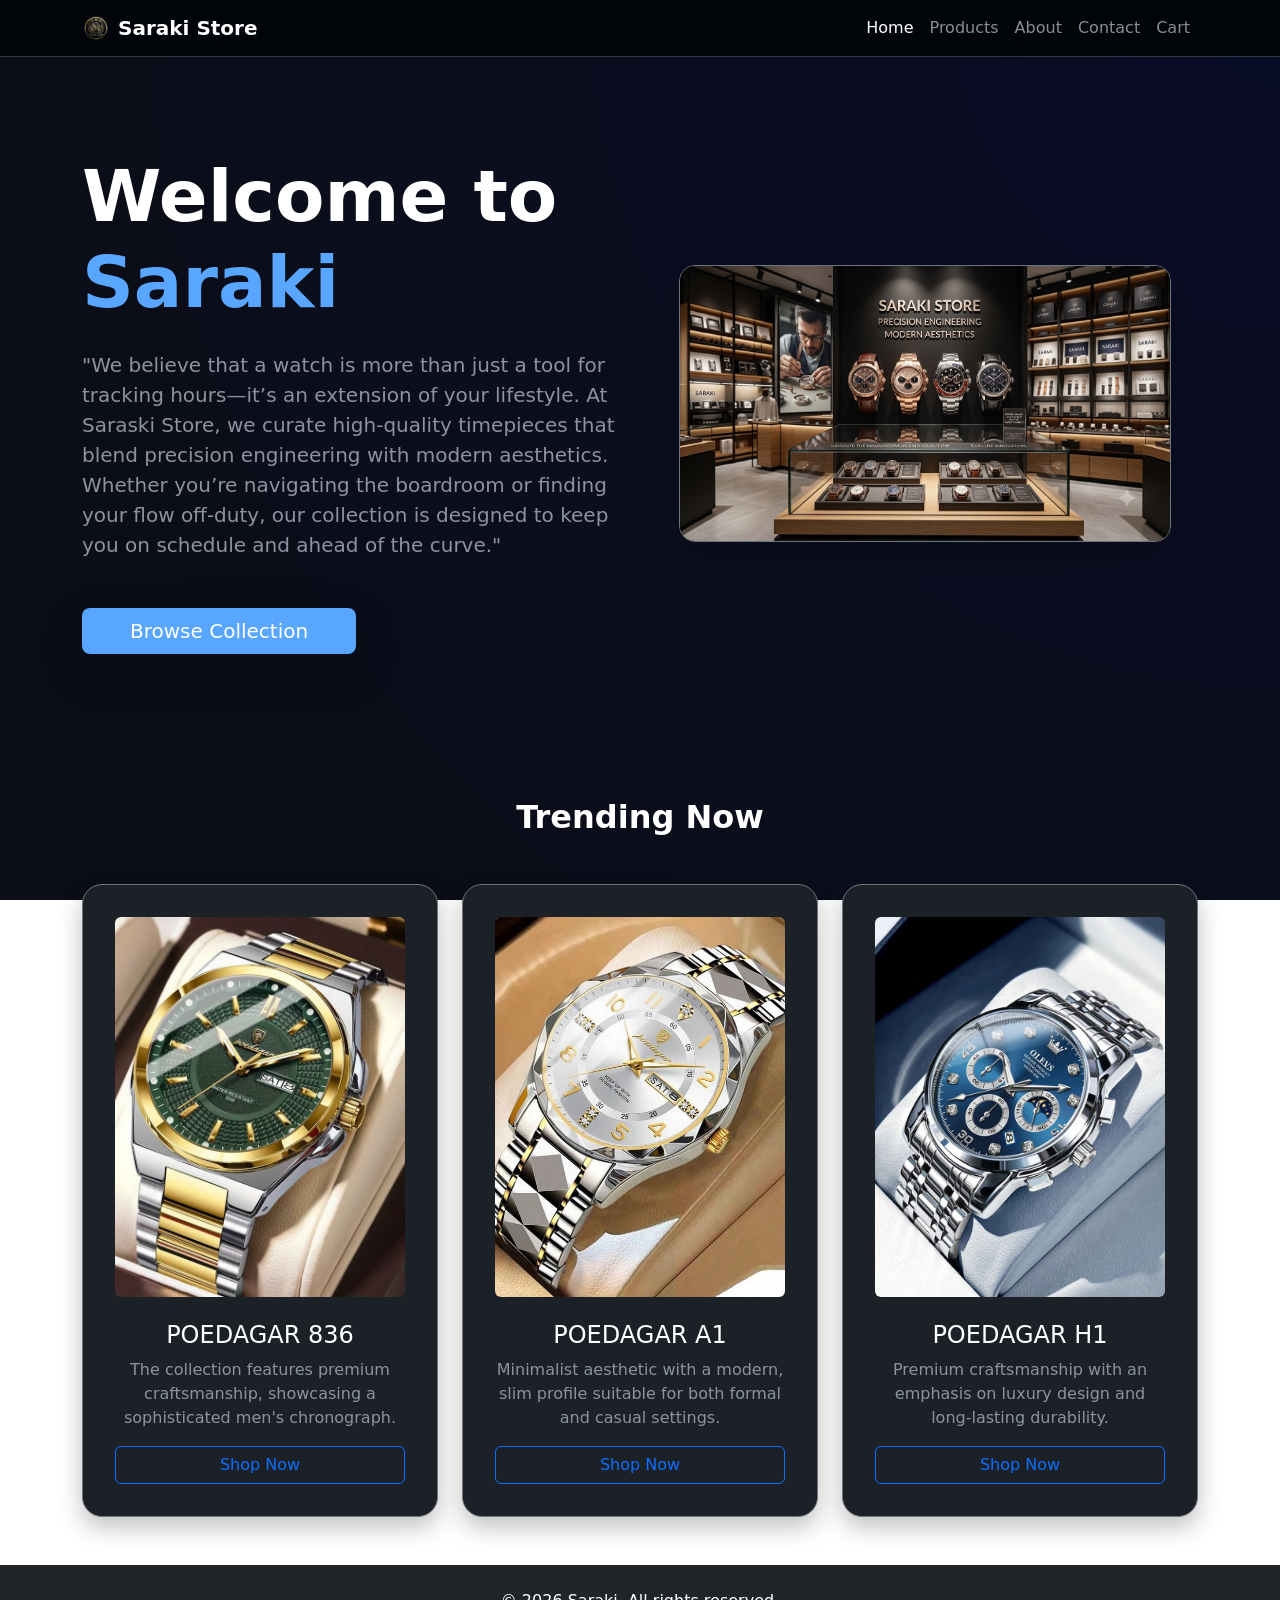
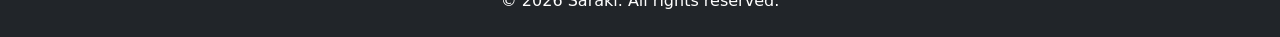
<file: Simple E-commerce/index.html>
<!DOCTYPE html>
<html lang="en">
<head>
    <meta charset="UTF-8">
    <meta name="viewport" content="width=device-width, initial-scale=1.0">
    <meta name="description" content="Saraki - Your premier online destination for the latest gadgets and electronics.">
    <link href="https://cdn.jsdelivr.net/npm/bootstrap@5.3.0/dist/css/bootstrap.min.css" rel="stylesheet">
    <link rel="stylesheet" href="css/style.css">
    <title>Home | Saraki Store - Best Gadget Store</title>
</head>
<body>

    <nav class="navbar navbar-expand-lg navbar-dark bg-dark sticky-top">
        <div class="container">
            <a class="navbar-brand fw-bold d-flex align-items-center gap-2" href="index.html">
                <img src="images/saraki.png" alt="Saraki Store logo" style="height:28px; width:28px; object-fit:cover; border-radius:50%;">
                <span>Saraki Store</span>
            </a>
            <button class="navbar-toggler" type="button" data-bs-toggle="collapse" data-bs-target="#navContent" aria-controls="navContent" aria-expanded="false" aria-label="Toggle navigation">
                <span class="navbar-toggler-icon"></span>
            </button>
            <div class="collapse navbar-collapse" id="navContent">
                <ul class="navbar-nav ms-auto">
                    <li class="nav-item"><a class="nav-link active" aria-current="page" href="index.html">Home</a></li>
                    <li class="nav-item"><a class="nav-link" href="products.html">Products</a></li>
                    <li class="nav-item"><a class="nav-link" href="about.html">About</a></li>
                    <li class="nav-item"><a class="nav-link" href="contact.html">Contact</a></li>
                    <li class="nav-item"><a class="nav-link" href="cart.html">Cart</a></li>
                </ul>
            </div>
        </div>
    </nav>
<!-- NEW: -->
<header class="py-5 my-5">
    <div class="container">
        <div class="row align-items-center">
            <!-- Text Column -->
            <div class="col-lg-6 mb-4 mb-lg-0">
                <h1 class="display-2 fw-bold text-white mb-4">Welcome to <span class="text-primary">Saraki</span></h1>
                <p class="lead text-muted mb-5">"We believe that a watch is more than just a tool for tracking hours—it’s an extension of your lifestyle. At Saraski Store, we curate high-quality timepieces that blend precision engineering with modern aesthetics. Whether you’re navigating the boardroom or finding your flow off-duty, our collection is designed to keep you on schedule and ahead of the curve."</p>
                <a href="products.html" class="btn btn-primary btn-lg px-5 shadow-lg">Browse Collection</a>
            </div>
            <!-- Image Column -->
            <div class="col-lg-6 text-center">
                <img src="images/shop.png" alt="Saraki Premium Watch" class="img-fluid rounded-4 shadow-lg border border-secondary" style="max-width: 90%;">
            </div>
        </div>
    </div>
</header>

   <section class="container py-5">
    <h2 class="text-center mb-5 fw-bold text-white">Trending Now</h2>
    <div class="row g-4 text-center">
        <div class="col-md-4">
        <div class="card h-100 border-secondary">
                <img src="./images/products/POEDAGAR 836.jpg" alt="Royal King" class="img-fluid rounded mb-3 category-card-img">
                <h4 class="text-white mt-2">POEDAGAR 836</h4>
                <p class="text-muted">The collection features premium craftsmanship, showcasing a sophisticated men's chronograph.</p>
                <a href="products.html" class="btn btn-outline-primary mt-auto" onclick="saveTrendingToCart('Royal King','./images/products/royal.king.jpg',79.99)">Shop Now</a>
            </div>
        </div>
        <div class="col-md-4">
            <div class="card h-100 border-secondary">
                <img src="./images/products/POEDAGAR A1.jpg" alt="Wearables" class="img-fluid rounded mb-3 category-card-img">
                <h4 class="text-white mt-2">POEDAGAR A1</h4>
                <p class="text-muted">Minimalist aesthetic with a modern, slim profile suitable for both formal and casual settings.</p>
                <a href="products.html" class="btn btn-outline-primary mt-auto" onclick="saveTrendingToCart('POEDAGAR A1','./images/products/aurelius.jpg',69.99)">Shop Now</a>
            </div>
        </div>
        <div class="col-md-4">
            <div class="card h-100 border-secondary">
                <img src="./images/products/POEDAGAR H1.jpg" alt="Accessories" class="img-fluid rounded mb-3 category-card-img">
                <h4 class="text-white mt-2">POEDAGAR H1</h4>
                <p class="text-muted">Premium craftsmanship with an emphasis on luxury design and long-lasting durability.</p>
                <a href="products.html" class="btn btn-outline-primary mt-auto" onclick="saveTrendingToCart('POEDAGAR H1','./images/products/sengsoo.jpg',149.00)">Shop Now</a>
            </div>
        </div>
    </div>
</section>

    <footer class="bg-dark text-white py-4 mt-auto">
        <div class="container text-center">
            <p class="mb-0">&copy; <span id="year"></span> Saraki. All rights reserved.</p>
        </div>
    </footer>

    <script src="https://code.jquery.com/jquery-3.6.0.min.js"></script>
    <script src="https://cdn.jsdelivr.net/npm/bootstrap@5.3.0/dist/js/bootstrap.bundle.min.js"></script>
    <script>
        function saveTrendingToCart(name, image, price) {
            const product = { name, image, price: parseFloat(price) };
            // set only the single-item key (details.html will show correct image)
            // Avoid pushing into cartItems here to prevent double-add on first open.
            localStorage.setItem('cartItem', JSON.stringify(product));
        }



        function saveProductToCart(name, image, price) {
            // products.html uses this too
            saveTrendingToCart(name, image, price);
        }

        // Dynamically update the footer year
        document.getElementById('year').textContent = new Date().getFullYear();
    </script>
</body>
</html>
</file>
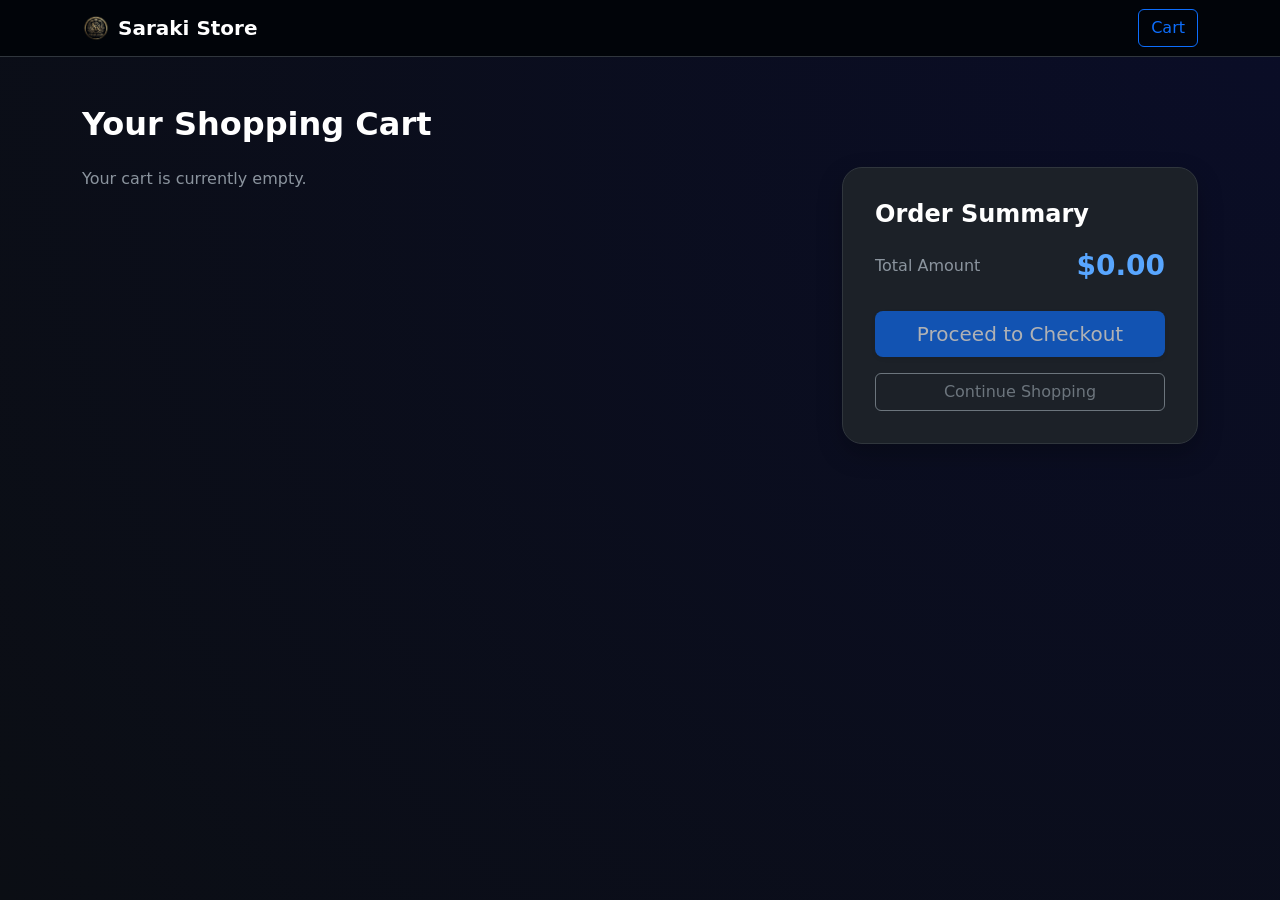
<file: Simple E-commerce/cart.html>
<!DOCTYPE html>
<html lang="en">
<head>
    <meta charset="UTF-8">
    <meta name="viewport" content="width=device-width, initial-scale=1.0">
    <title>Shopping Cart | Saraki Store</title>
    <link href="https://cdn.jsdelivr.net/npm/bootstrap@5.3.0/dist/css/bootstrap.min.css" rel="stylesheet">
    <link rel="stylesheet" href="css/style.css">
    <style>
        /* Ensures the cart card matches your global theme */
        .cart-item-card {
            background-color: #1c2128 !important;
            border: 1px solid #30363d !important;
            border-radius: 20px !important;
            padding: 1.5rem !important;
            transition: all 0.3s ease;
        }

        /* requested */
        .summary-label {
            color: #cbd5e1 !important; /* A nice light grey-blue */
        }
    </style>
</head>

<body class="bg-dark text-white min-vh-100 d-flex flex-column">

    <nav class="navbar navbar-expand-lg navbar-dark bg-dark sticky-top">
        <div class="container">
            <a class="navbar-brand fw-bold d-flex align-items-center gap-2" href="index.html">
                <img src="images/saraki.png" alt="Saraki Store logo" style="height:28px; width:28px; object-fit:cover; border-radius:50%;">
                <span>Saraki Store</span>
            </a>
            <div class="ms-auto">
                <a class="btn btn-outline-primary" href="cart.html">Cart</a>
            </div>
        </div>
    </nav>

    <main class="container py-5 flex-grow-1">

        <h2 class="mb-4 text-white fw-bold">Your Shopping Cart</h2>

        <div class="row g-4">
            <div id="cart-items-list" class="col-lg-8">
                <p id="empty-msg" class="text-muted">Your cart is currently empty.</p>
            </div>

            <div class="col-lg-4">
                <div class="card p-4">
                    <h4 class="mb-3 fw-bold text-white">Order Summary</h4>
                    <div class="d-flex justify-content-between align-items-center mb-4">
                        <span class="text-muted">Total Amount</span>
                        <strong id="total-price" class="text-primary fs-3">$0.00</strong>
                    </div>
                    <a href="checkout.html" id="checkout-btn" class="btn btn-primary w-100 btn-lg shadow-sm disabled">Proceed to Checkout</a>
                    <a href="products.html" class="btn btn-outline-secondary w-100 mt-3">Continue Shopping</a>
                </div>
            </div>
        </div>
    </main>

    <script>
    const cartItemsRaw = JSON.parse(localStorage.getItem('cartItems') || '[]');
    const savedProduct = JSON.parse(localStorage.getItem('cartItem'));

    // Backward compatibility: if old single-item cartItem exists, convert it once.
    // Prevent duplicates by only converting when cartItems is truly empty AND cartItem has a valid product.
    if (savedProduct && savedProduct.name && Array.isArray(cartItemsRaw) && cartItemsRaw.length === 0) {
        cartItemsRaw.push({ ...savedProduct, qty: 1 });
        localStorage.setItem('cartItems', JSON.stringify(cartItemsRaw));
        localStorage.removeItem('cartItem');
    }

    const cartList = document.getElementById('cart-items-list');
    const checkoutBtn = document.getElementById('checkout-btn');

    if (cartItemsRaw.length > 0) {
        document.getElementById('empty-msg').style.display = 'none';
        if(checkoutBtn) checkoutBtn.classList.remove('disabled');

        const total = cartItemsRaw.reduce((sum, item) => sum + parseFloat(item.price) * (item.qty || 1), 0);

        cartList.innerHTML = cartItemsRaw.map(item => `
            <div class="cart-item-card d-flex align-items-center gap-4 mb-3">
                <img src="${item.image}" 
                     style="width: 120px; height: 120px; object-fit: cover; border-radius: 12px;" 
                     alt="Product Image">
                <div class="flex-grow-1">
                    <h5 class="text-white mb-1">${item.name}</h5>
                    <p class="text-primary fw-bold fs-5 mb-2">
                        $${parseFloat(item.price).toFixed(2)}
                        <span class="text-white-50 fw-normal">x${item.qty || 1}</span>
                    </p>
                    <p class="text-muted mb-3">Subtotal: <span class="text-primary fw-bold">$${(parseFloat(item.price) * (item.qty || 1)).toFixed(2)}</span></p>
                </div>
                <div>
                    <button class="btn btn-sm btn-outline-danger px-3" onclick="removeOne('${item.name}')">Remove</button>
                </div>
            </div>
        `).join('');

        document.getElementById('total-price').textContent = `$${total.toFixed(2)}`;
    }


    function removeOne(name) {
        const cartItems = JSON.parse(localStorage.getItem('cartItems') || '[]');
        const idx = cartItems.findIndex(i => i.name === name);
        if (idx < 0) return;

        cartItems[idx].qty = (cartItems[idx].qty || 1) - 1;
        if (cartItems[idx].qty <= 0) {
            cartItems.splice(idx, 1);
        }

        localStorage.setItem('cartItems', JSON.stringify(cartItems));
        // keep single-item compat cleaned
        localStorage.removeItem('cartItem');
        location.reload();
    }

    function clearCart() {
        localStorage.removeItem('cartItems');
        localStorage.removeItem('cartItem');
        location.reload();
    }

</script>
</body>
</html>
</file>
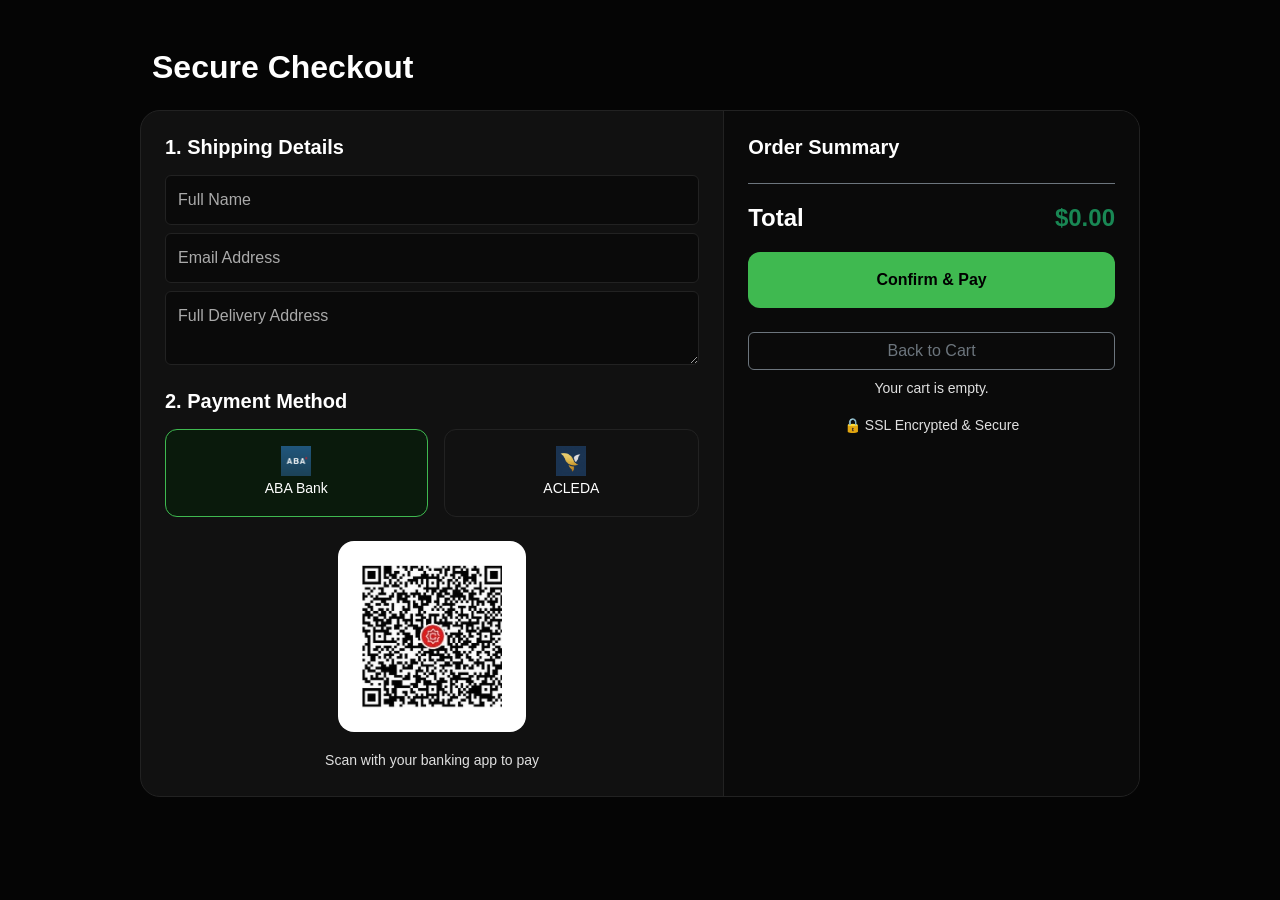
<file: Simple E-commerce/checkout.html>
<!DOCTYPE html>
<html lang="en">
<head>
    <meta charset="UTF-8">
    <meta name="viewport" content="width=device-width, initial-scale=1.0">
    <title>Secure Checkout | Saraki Store</title>
    <link href="https://cdn.jsdelivr.net/npm/bootstrap@5.3.0/dist/css/bootstrap.min.css" rel="stylesheet">
    <style>
        :root { --bg: #050505; --surface: #111111; --primary: #3fb950; --border: #222; --text-main: #ffffff; --text-muted: #e0e0e0; }
        
        body { background: var(--bg); color: var(--text-main); font-family: 'Inter', sans-serif; }
        
        .checkout-box { background: var(--surface); border: 1px solid var(--border); border-radius: 20px; overflow: hidden; }
        .sidebar-summary { background: #0a0a0a; border-left: 1px solid var(--border); }
        
        h2, h5, .text-secondary { color: var(--text-main) !important; font-weight: 600; }
        
        .form-control { background: #0a0a0a; border: 1px solid var(--border); color: #ffffff !important; padding: 0.75rem; }
        .form-control::placeholder { color: #aaaaaa; }
        .form-control:focus { background: #0a0a0a; border-color: var(--primary); box-shadow: none; }
        
        .payment-option { border: 1px solid var(--border); border-radius: 12px; padding: 1rem; cursor: pointer; transition: 0.3s; color: var(--text-main); }
        .payment-option:hover { border-color: #444; }
        input[type="radio"]:checked + .payment-option { border-color: var(--primary); background: #0a1a0c; }
        
        .btn-checkout { background: var(--primary); color: #000; font-weight: 800; border: none; padding: 1rem; border-radius: 12px; }
        .qr-card { background: #fff; padding: 1.5rem; border-radius: 16px; margin: 1rem auto; width: fit-content; }
        .text-muted { color: var(--text-muted) !important; }
    </style>
</head>
<body class="py-5">

<div class="container" style="max-width: 1000px;">
    <h2 class="mb-4">Secure Checkout</h2>
    <div class="row checkout-box">
        <!-- Left: Details -->
        <div class="col-lg-7 p-4">
            <h5 class="mb-3">1. Shipping Details</h5>
            <input type="text" class="form-control mb-2" placeholder="Full Name">
            <input type="email" class="form-control mb-2" placeholder="Email Address">
            <textarea class="form-control mb-4" placeholder="Full Delivery Address" rows="2"></textarea>

            <h5 class="mb-3">2. Payment Method</h5>
            <div class="d-flex gap-3 mb-4">
                <input type="radio" name="pay" id="aba" class="d-none" value="ABA" checked>
                <label for="aba" class="payment-option flex-grow-1 text-center">
                    <img src="images/aba.png" style="height:30px; object-fit:contain;" alt="ABA Bank">
                    <br>
                    <small>ABA Bank</small>
                </label>
                <input type="radio" name="pay" id="ac" class="d-none" value="ACLEDA">
                <label for="ac" class="payment-option flex-grow-1 text-center">
                    <img src="images/acleda.jpg" style="height:30px; object-fit:contain;" alt="ACLEDA">
                    <br>
                    <small>ACLEDA</small>
                </label>
            </div>
            
            <div class="text-center">
                <div class="qr-card">
                    <img id="qr-aba" src="images/aba_qr.png" style="width:140px; display:block;" alt="ABA QR" />
                    <img id="qr-acleda" src="images/acleda_qr.png" style="width:140px; display:none;" alt="ACLED QR" />
                </div>
                <small class="text-muted">Scan with your banking app to pay</small>
            </div>
        </div>

        <!-- Right: Summary -->
        <div class="col-lg-5 p-4 sidebar-summary">
            <h5 class="mb-4">Order Summary</h5>
            <div id="itemsList" class="mb-4"></div>
            <div class="d-flex justify-content-between fs-4 fw-bold border-top border-secondary pt-3">
                <span>Total</span>
                <span id="totalText" class="text-success">$0.00</span>
            </div>
            <button class="btn-checkout w-100 mt-3" id="submitBtn" onclick="confirmPay(event)">Confirm & Pay</button>
            <a href="cart.html" class="btn btn-outline-secondary w-100 mt-4">Back to Cart</a>
            <div class="text-center text-muted small mt-2" id="checkout-empty-hint" style="display:none;">Your cart is empty.</div>
            <p class="text-center mt-3 text-muted small">🔒 SSL Encrypted & Secure</p>
        </div>
    </div>
</div>

<script>
    const cart = JSON.parse(localStorage.getItem('cartItems') || '[]');
    const total = cart.reduce((s, i) => s + (i.price * i.qty), 0);
    
    document.getElementById('totalText').textContent = `$${total.toFixed(2)}`;
    document.getElementById('itemsList').innerHTML = cart.map(i => `
        <div class="d-flex justify-content-between mb-2 small">
            <span>${i.qty}x ${i.name}</span>
            <span>$${(i.price * i.qty).toFixed(2)}</span>
        </div>
    `).join('');

    // If cart is empty, show hint and disable pay button
    const checkoutEmptyHint = document.getElementById('checkout-empty-hint');
    const submitBtn = document.getElementById('submitBtn');
    const isEmpty = !Array.isArray(cart) || cart.length === 0 || total <= 0;
    if (checkoutEmptyHint) checkoutEmptyHint.style.display = isEmpty ? 'block' : 'none';
    if (submitBtn) submitBtn.disabled = isEmpty;


    // Toggle QR visibility
    function genQR() {
        const b = document.querySelector('input[name="pay"]:checked').value;
        const qrAba = document.getElementById('qr-aba');
        const qrAcleda = document.getElementById('qr-acleda');

        if (b === 'ABA') {
            qrAba.style.display = 'block';
            qrAcleda.style.display = 'none';
        } else {
            qrAba.style.display = 'none';
            qrAcleda.style.display = 'block';
        }
    }
    document.querySelectorAll('input[name="pay"]').forEach(r => r.addEventListener('change', genQR));

    window.confirmPay = function(e) {
        if (e && e.preventDefault) e.preventDefault();

        // Prevent paying when cart is empty
        if (!Array.isArray(cart) || cart.length === 0 || total <= 0) {
            // keep user on checkout and let the UI hint + disabled button handle it
            alert('Your cart is empty. Please add products before paying.');
            window.location.href = 'cart.html';
            return;
        }

        localStorage.removeItem('cartItems');
        localStorage.removeItem('cartItem');

        // Determine payment method from selected radio
        const payMethod = document.querySelector('input[name="pay"]:checked')?.value || '—';

        const receipt = {
            orderId: `SARAKI-${Date.now()}`,
            total: total,
            payMethod: payMethod
        };
        localStorage.setItem('receiptData', JSON.stringify(receipt));

        alert('Payment Successful!');
        window.location.href = 'receipt.html';
    };
</script>
</body>
</html>
</file>
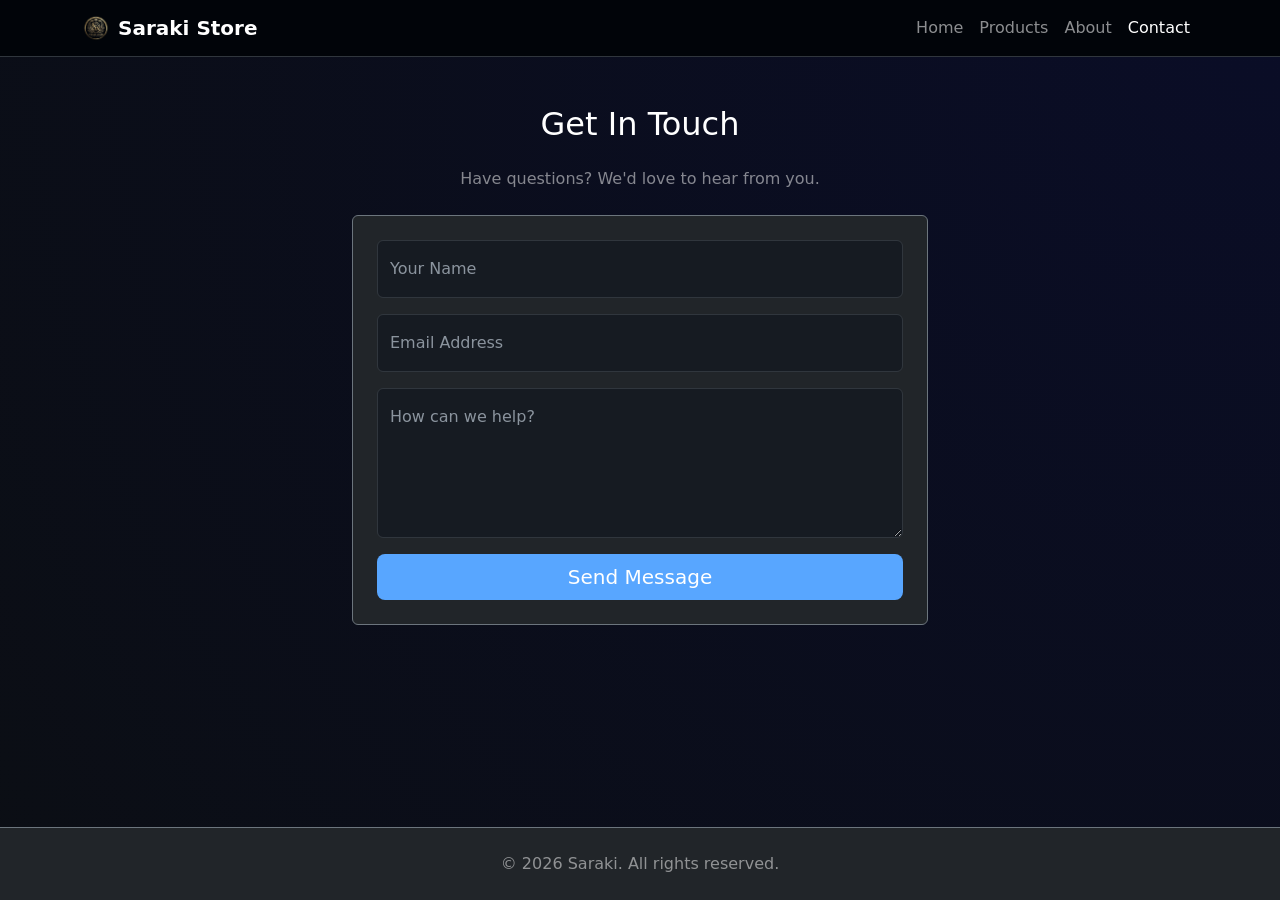
<file: Simple E-commerce/contact.html>
<!DOCTYPE html>
<html lang="en">
<head>
    <meta charset="UTF-8">
    <meta name="viewport" content="width=device-width, initial-scale=1.0">
    <title>Contact Us | Saraki Store</title>
    <link href="https://cdn.jsdelivr.net/npm/bootstrap@5.3.0/dist/css/bootstrap.min.css" rel="stylesheet">
    <link rel="stylesheet" href="css/style.css">
    <style>
        /* Custom Dark Form Styling */
        .form-control {
            background-color: #161b22 !important;
            border-color: #30363d !important;
            color: #ffffff !important;
        }
        .form-control:focus {
            border-color: #58a6ff !important;
            box-shadow: none !important;
        }
        .form-floating > label {
            color: #8b949e !important;
        }
    </style>
</head>
<body class="d-flex flex-column min-vh-100">

    <nav class="navbar navbar-expand-lg navbar-dark bg-dark sticky-top">
        <div class="container">
            <a class="navbar-brand fw-bold d-flex align-items-center gap-2" href="index.html">
                <img src="images/saraki.png" alt="Saraki Store logo" style="height:28px; width:28px; object-fit:cover; border-radius:50%;">
                <span>Saraki Store</span>
            </a>
            <div class="collapse navbar-collapse">
                <ul class="navbar-nav ms-auto">
                    <li class="nav-item"><a class="nav-link" href="index.html">Home</a></li>
                    <li class="nav-item"><a class="nav-link" href="products.html">Products</a></li>
                    <li class="nav-item"><a class="nav-link" href="about.html">About</a></li>
                    <li class="nav-item"><a class="nav-link active" href="contact.html">Contact</a></li>
                </ul>
            </div>
        </div>
    </nav>

    <main class="flex-grow-1 py-5">
        <div class="container" style="max-width: 600px;">
            <h2 class="text-center mb-4 text-white">Get In Touch</h2>
            <p class="text-center text-white-50 mb-4">Have questions? We'd love to hear from you.</p>
            
            <form id="contactForm" class="p-4 rounded border border-secondary bg-dark">
                <div class="form-floating mb-3">
                    <input type="text" class="form-control" id="name" placeholder="Name" required>
                    <label for="name">Your Name</label>
                </div>
                <div class="form-floating mb-3">
                    <input type="email" class="form-control" id="email" placeholder="name@example.com" required>
                    <label for="email">Email Address</label>
                </div>
                <div class="form-floating mb-3">
                    <textarea class="form-control" id="message" placeholder="Message" style="height: 150px" required></textarea>
                    <label for="message">How can we help?</label>
                </div>
                <button type="submit" class="btn btn-primary w-100 py-2 btn-lg">Send Message</button>
            </form>
        </div>
    </main>

    <footer class="bg-dark text-white py-4 mt-auto border-top border-secondary">
        <div class="container text-center">
            <p class="mb-0 text-white-50">&copy; <span id="year"></span> Saraki. All rights reserved.</p>
        </div>
    </footer>

    <script src="https://cdn.jsdelivr.net/npm/bootstrap@5.3.0/dist/js/bootstrap.bundle.min.js"></script>
    <script>
        document.getElementById('year').textContent = new Date().getFullYear();
    </script>
</body>
</html>
</file>
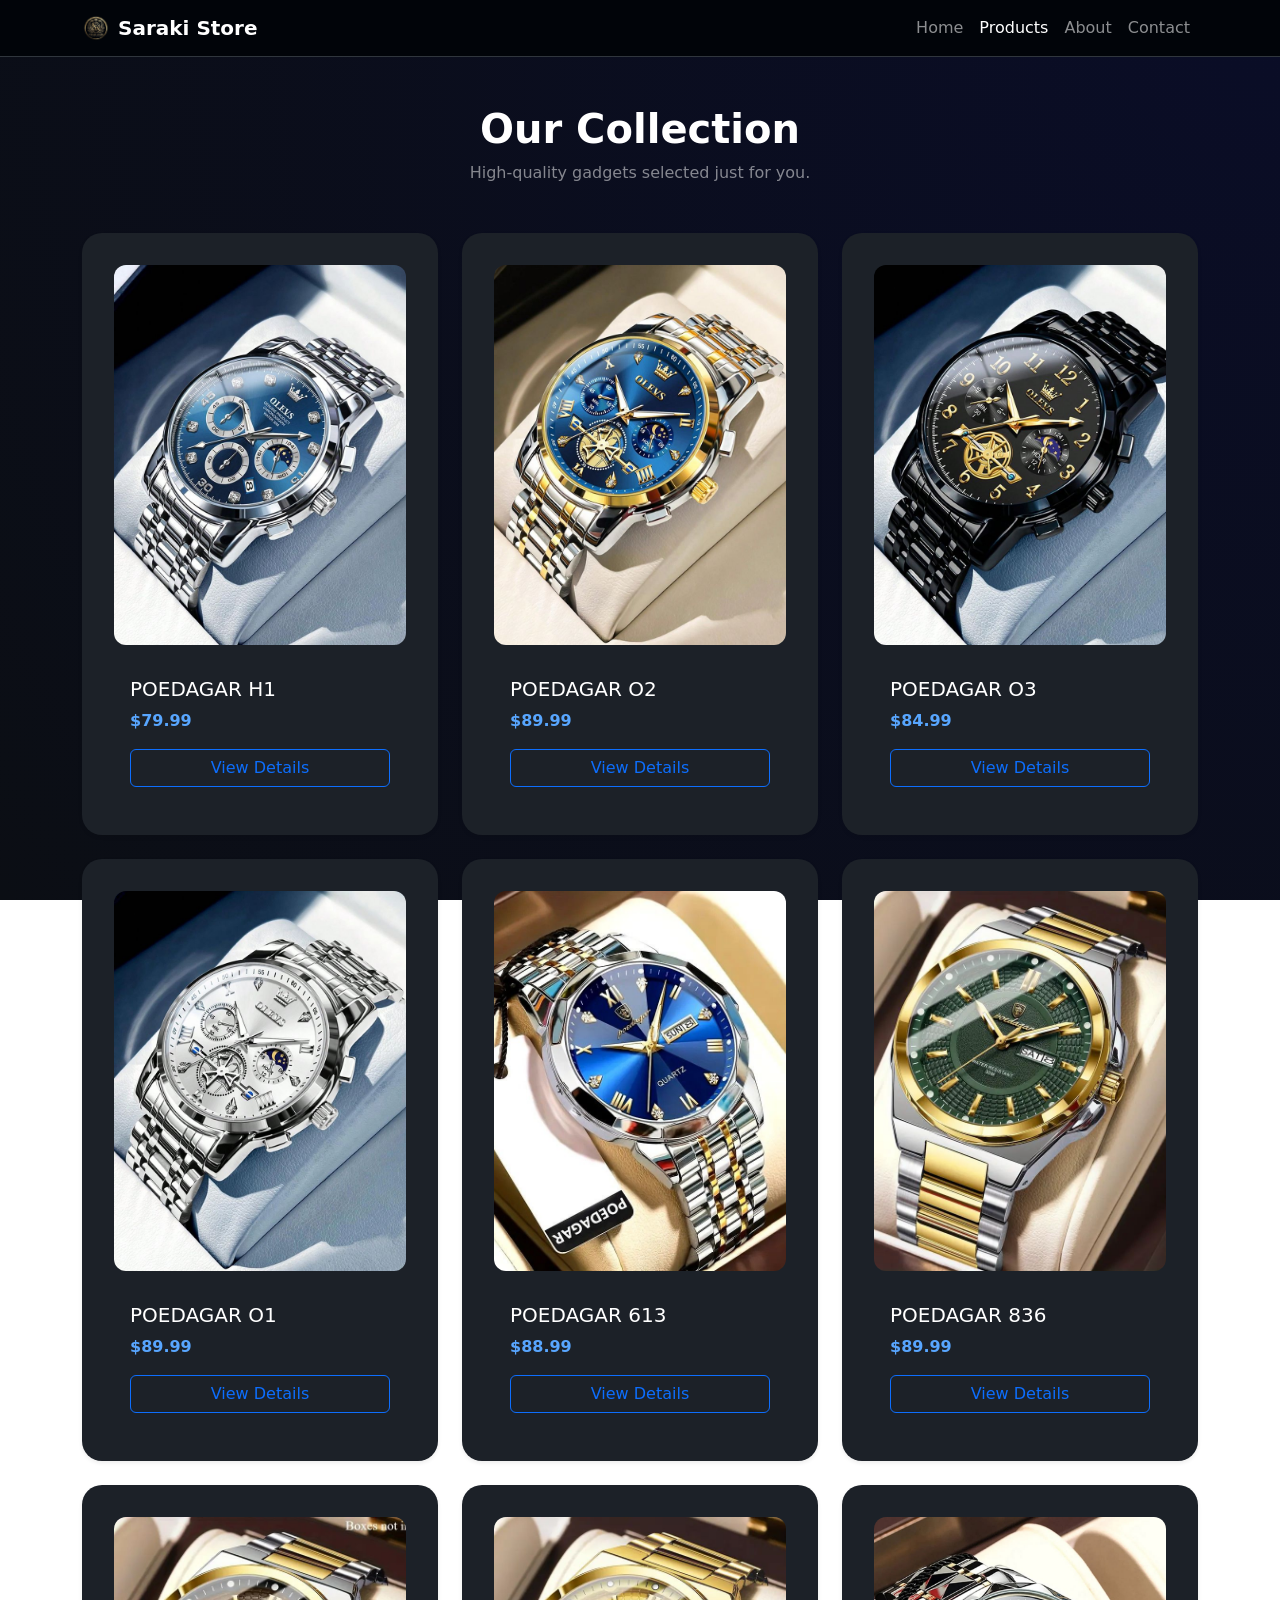
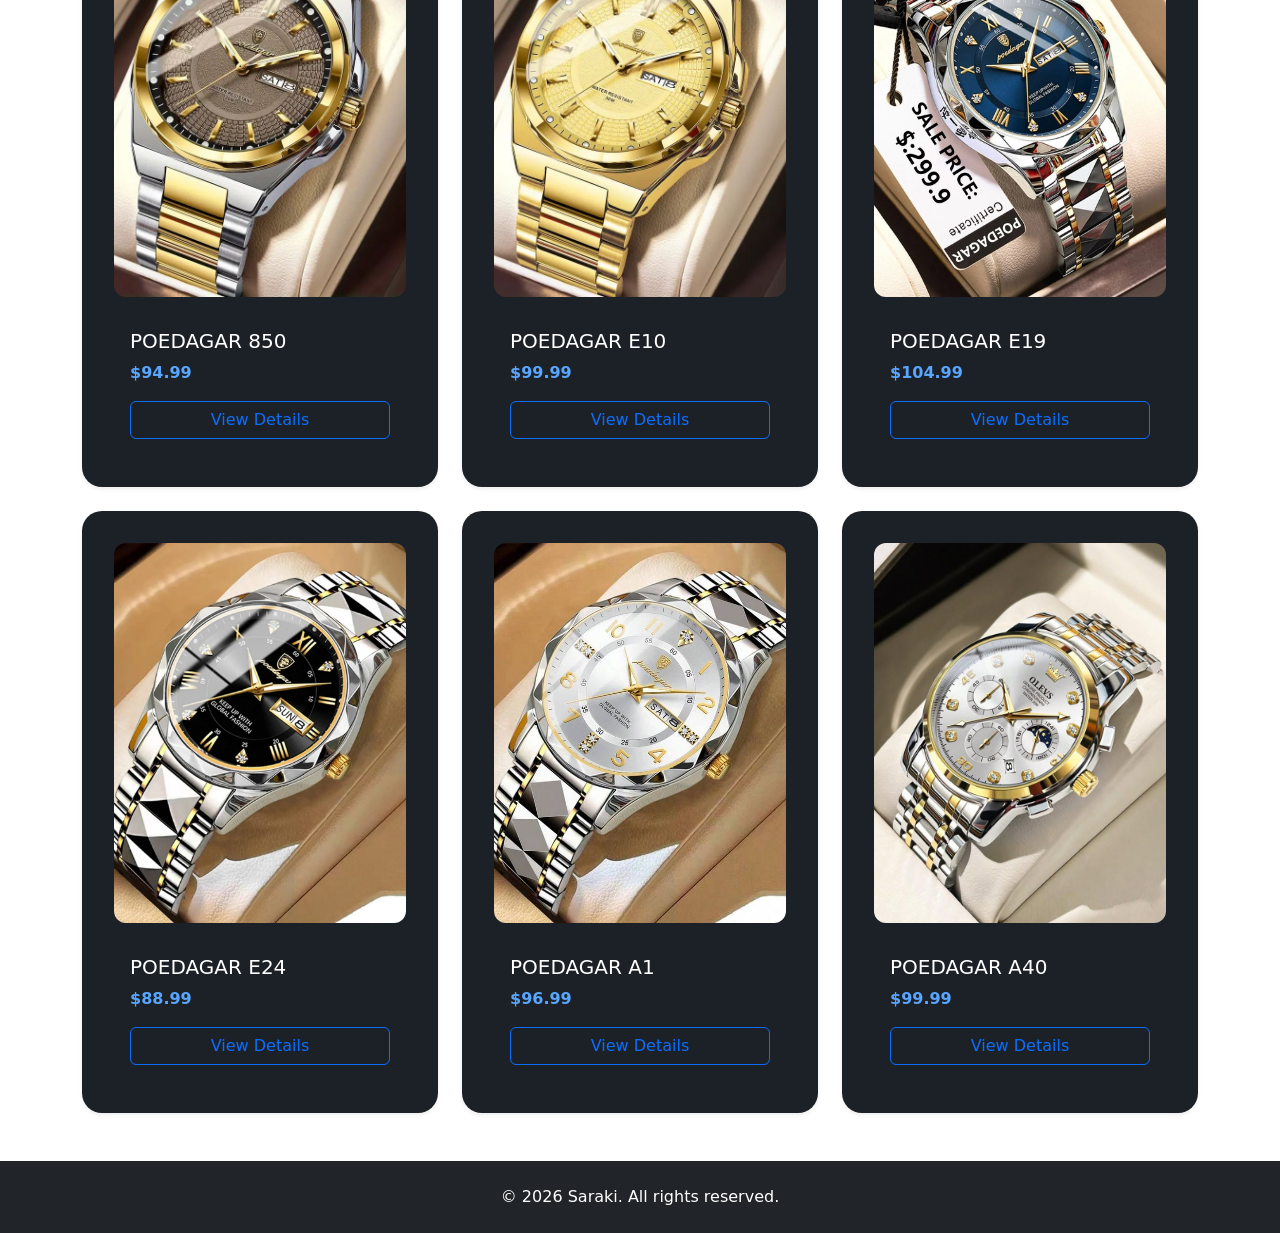
<file: Simple E-commerce/products.html>
<!DOCTYPE html>
<html lang="en">
<head>
    <meta charset="UTF-8">
    <meta name="viewport" content="width=device-width, initial-scale=1.0">
    <meta name="description" content="Explore our range of premium gadgets at Saraki.">
    <link href="https://cdn.jsdelivr.net/npm/bootstrap@5.3.0/dist/css/bootstrap.min.css" rel="stylesheet">
    <link rel="stylesheet" href="css/style.css">
    <title>Products | Saraki Store</title>
</head>
<body class="d-flex flex-column min-vh-100">

    <!-- Navigation -->
    <nav class="navbar navbar-expand-lg navbar-dark bg-dark sticky-top">
        <div class="container">
            <a class="navbar-brand fw-bold d-flex align-items-center gap-2" href="index.html">
                <img src="images/saraki.png" alt="Saraki Store logo" style="height:28px; width:28px; object-fit:cover; border-radius:50%;">
                <span>Saraki Store</span>
            </a>
            <button class="navbar-toggler" type="button" data-bs-toggle="collapse" data-bs-target="#navContent" aria-controls="navContent" aria-expanded="false" aria-label="Toggle navigation">
                <span class="navbar-toggler-icon"></span>
            </button>
            <div class="collapse navbar-collapse" id="navContent">
                <ul class="navbar-nav ms-auto">
                    <li class="nav-item"><a class="nav-link" href="index.html">Home</a></li>
                    <li class="nav-item"><a class="nav-link active" aria-current="page" href="products.html">Products</a></li>
                    <li class="nav-item"><a class="nav-link" href="about.html">About</a></li>
                    <li class="nav-item"><a class="nav-link" href="contact.html">Contact</a></li>
                </ul>
            </div>
        </div>
    </nav>

    <!-- Products Section -->
    <main class="flex-grow-1 py-5">
        <div class="container">
            <header class="text-center mb-5">
                <h1 class="fw-bold text-white">Our Collection</h1>
                <p class="text-white-50">High-quality gadgets selected just for you.</p>
            </header>

            <div class="row row-cols-1 row-cols-md-3 g-4">
                <!-- Product Card 1 -->
                <div class="col">
                    <div class="card h-100 shadow-sm border-0">
                        <img src="./images/products/POEDAGAR H1.jpg" class="card-img-top" alt="Pro Smartphone">
                        <div class="card-body">
                            <h5 class="card-title">POEDAGAR H1</h5>
                            <p class="card-text text-primary fw-bold">$79.99</p>

                            <a href="details.html" class="btn btn-outline-primary w-100"
                               onclick="saveProductToCart('POEDAGAR H1','./images/products/POEDAGAR H1.jpg',79.99)">View Details</a>
                        </div>
                    </div>
                </div>

                <!-- Product Card 2 -->
                <div class="col">
                    <div class="card h-100 shadow-sm border-0">
                        <img src="./images/products/POEDAGAR O2.jpg" class="card-img-top" alt="">
                        <div class="card-body">
                            <h5 class="card-title">POEDAGAR O2</h5>
                            <p class="card-text text-primary fw-bold">$89.99</p>
                            <a href="details.html" class="btn btn-outline-primary w-100"
                            onclick="saveProductToCart('POEDAGAR O2','./images/products/POEDAGAR O2.jpg',89.99)">View Details</a>
                        </div>
                    </div>
                </div>

                <!-- Product Card 3 -->
                <div class="col">
                    <div class="card h-100 shadow-sm border-0">
                        <img src="./images/products/POEDAGAR O3.jpg" class="card-img-top" alt="Smart Watch">
                        <div class="card-body">
                <h5 class="card-title">POEDAGAR O3</h5>
                            <p class="card-text text-primary fw-bold">$84.99</p>
                            <a href="details.html" class="btn btn-outline-primary w-100"
                               onclick="saveProductToCart('POEDAGAR O3','./images/products/POEDAGAR O3.jpg',84.99)">View Details</a>
                        </div>
                    </div>
                </div>
                <!-- Product Card 4 -->
                <div class="col">
                    <div class="card h-100 shadow-sm border-0">
                        <img src="./images/products/POEDAGAR O1.jpg" class="card-img-top" alt="Smart Watch">
                        <div class="card-body">
                <h5 class="card-title">POEDAGAR O1</h5>
                            <p class="card-text text-primary fw-bold">$89.99</p>
                            <a href="details.html" class="btn btn-outline-primary w-100"
                               onclick="saveProductToCart('POEDAGAR O1','./images/products/POEDAGA O1.jpg',89.99)">View Details</a>
                        </div>
                    </div>
                </div>
                <!-- Product Card 5 -->
                <div class="col">
                    <div class="card h-100 shadow-sm border-0">
                        <img src="./images/products/POEDAGAR 613.jpg" class="card-img-top" alt="Smart Watch">
                        <div class="card-body">
                <h5 class="card-title">POEDAGAR 613</h5>
                            <p class="card-text text-primary fw-bold">$88.99</p>
                            <a href="details.html" class="btn btn-outline-primary w-100"
onclick="saveProductToCart('POEDAGAR 613','./images/products/POEDAGAR 613.jpg',88.99)">View Details</a>
                        </div>
                    </div>
                </div>
                <!-- Product Card 6 -->
                <div class="col">
                    <div class="card h-100 shadow-sm border-0">
                        <img src="./images/products/POEDAGAR 836.jpg" class="card-img-top" alt="Smart Watch">
                        <div class="card-body">
                <h5 class="card-title">POEDAGAR 836</h5>
                            <p class="card-text text-primary fw-bold">$89.99</p>
                            <a href="details.html" class="btn btn-outline-primary w-100"
onclick="saveProductToCart('POEDAGAR 836','./images/products/POEDAGAR 836.jpg',89.99)">View Details</a>
                        </div>
                    </div>
                </div>
                <!-- Product Card 7 -->
                <div class="col">
                    <div class="card h-100 shadow-sm border-0">
                        <img src="./images/products/POEDAGAR 850.jpg" class="card-img-top" alt="Smart Watch">
                        <div class="card-body">
                <h5 class="card-title">POEDAGAR 850</h5>
                            <p class="card-text text-primary fw-bold">$94.99</p>
                            <a href="details.html" class="btn btn-outline-primary w-100"
onclick="saveProductToCart('POEDAGAR 850','./images/products/POEDAGAR 850.jpg',94.99)">View Details</a>
                        </div>
                    </div>
                </div>
                <!-- Product Card 8 -->
                <div class="col">
                    <div class="card h-100 shadow-sm border-0">
                        <img src="./images/products/POEDAGAR E10.jpg" class="card-img-top" alt="Smart Watch">
                        <div class="card-body">
                <h5 class="card-title">POEDAGAR E10</h5>
                            <p class="card-text text-primary fw-bold">$99.99</p>
                            <a href="details.html" class="btn btn-outline-primary w-100"
onclick="saveProductToCart('POEDAGAR E10','./images/products/POEDAGAR E10.jpg',99.99)">View Details</a>
                        </div>
                    </div>
                </div>
                <!-- Product Card 9 -->
                <div class="col">
                    <div class="card h-100 shadow-sm border-0">
                        <img src="./images/products/POEDAGAR E19.jpg" class="card-img-top" alt="Smart Watch">
                        <div class="card-body">
                <h5 class="card-title">POEDAGAR E19</h5>
                            <p class="card-text text-primary fw-bold">$104.99</p>
                            <a href="details.html" class="btn btn-outline-primary w-100"
onclick="saveProductToCart('POEDAGAR E19','./images/products/POEDAGAR E19.jpg',104.99)">View Details</a>
                        </div>
                    </div>
                </div>
                <!-- Product Card 10 -->
                <div class="col">
                    <div class="card h-100 shadow-sm border-0">
                        <img src="./images/products/POEDAGAR E24.jpg" class="card-img-top" alt="Smart Watch">
                        <div class="card-body">
                <h5 class="card-title">POEDAGAR E24</h5>
                            <p class="card-text text-primary fw-bold">$88.99</p>
                            <a href="details.html" class="btn btn-outline-primary w-100"
onclick="saveProductToCart('POEDAGAR E24','./images/products/POEDAGAR E24.jpg',88.99)">View Details</a>
                        </div>
                    </div>
                </div>
                <!-- Product Card 11 -->
                <div class="col">
                    <div class="card h-100 shadow-sm border-0">
                        <img src="./images/products/POEDAGAR A1.jpg" class="card-img-top" alt="Smart Watch">
                        <div class="card-body">
                <h5 class="card-title">POEDAGAR A1</h5>
                            <p class="card-text text-primary fw-bold">$96.99</p>
                            <a href="details.html" class="btn btn-outline-primary w-100"
onclick="saveProductToCart('POEDAGAR A1','./images/products/POEDAGAR A1.jpg',96.99)">View Details</a>
                        </div>
                    </div>
                </div>
                <!-- Product Card 12 -->
                <div class="col">
                    <div class="card h-100 shadow-sm border-0">
                        <img src="./images/products/POEDAGAR A40.jpg" class="card-img-top" alt="Smart Watch">
                        <div class="card-body">
                <h5 class="card-title">POEDAGAR A40</h5>
                            <p class="card-text text-primary fw-bold">$99.99</p>
                            <a href="details.html" class="btn btn-outline-primary w-100"
onclick="saveProductToCart('POEDAGAR A40','./images/products/POEDAGAR A40.jpg',99.99)">View Details</a>
                        </div>
                    </div>
                </div>
            </div>
        </div>
    </main>

    <!-- Footer -->
    <footer class="bg-dark text-white py-4 mt-auto">
        <div class="container text-center">
            <p class="mb-0">&copy; <span id="year"></span> Saraki. All rights reserved.</p>
        </div>
    </footer>

    <script src="https://cdn.jsdelivr.net/npm/bootstrap@5.3.0/dist/js/bootstrap.bundle.min.js"></script>
    <script>
        // used by products cards to put the clicked product into localStorage (for details.html)
        function saveProductToCart(name, image, price) {
            const product = {
                name,
                image,
                price: parseFloat(price)
            };
            localStorage.setItem('cartItem', JSON.stringify(product));
        }



        document.getElementById('year').textContent = new Date().getFullYear();
    </script>
</body>
</html>
</file>
<file: Simple E-commerce/css/style.css>
/* Custom Variables */
:root {
    --bg-dark: #0b0e14;        /* Very deep, rich black-blue */
    --bg-card: #161b22;        /* Slightly lighter for cards */
    --text-main: #e6edf3;       /* Soft white/grey for readability */
    --text-muted: #8b949e;
    --primary: #58a6ff;        /* Electric blue accent */
    --accent: #238636;         /* Success green */
}

body {
    background: radial-gradient(circle at top right, #0a0d27, #0b0e14);
    background-attachment: fixed; /* Keeps the gradient nice as you scroll */
}

/* Navbar */
.navbar {
    background-color: #010409 !important;
    border-bottom: 1px solid #30363d;
}

/* Hero Section */
.hero {
    background: linear-gradient(180deg, #1c2128 0%, #0b0e14 100%);
    padding: 80px 0;
    border-bottom: 1px solid #30363d;
}

/* Ensure sections/buttons don't cause unexpected overflow and keep layout responsive */
section.container,
header.py-5 {
    width: 100%;
}

h2, h3, .card-title {
    color: #ffffff !important; 
}

.text-muted {
    color: #a0aec0 !important; /* Lighter grey for better readability */
}
/* Cards - Modern Dark Theme */
.card {
    background-color: #1c2128; /* Slightly lighter than page bg */
    border: 1px solid #30363d;
    border-radius: 20px; /* More rounded corners look modern */
    padding: 2rem !important;

    /* Professional feel */
    transition: transform 200ms ease, box-shadow 200ms ease, border-color 200ms ease;
    box-shadow: 0 10px 25px rgba(0, 0, 0, 0.25);
}


/* Make category-card images fit nicely (crop consistently) */
.card > img.category-card-img,
.card-img-top {
    width: 100%;
height: 380px; /* bigger image so the Trending cards look larger */


    object-fit: cover;
    display: block;
    border-radius: 12px;
    margin-bottom: 16px;
}


/* Ensure the card contents align and the card height matches its children */
.card.h-100 {
    display: flex;
    flex-direction: column;
}

/* Keep spacing predictable for the category cards */
.card.h-100 .mt-auto {
    margin-top: auto !important;
}



/* Prevent image overflow so it visually matches the rounded card area */
.card {
    overflow: hidden;
}

.card:hover {
    background-color: #232a33; /* Lighten on hover */
    transform: translateY(-6px);
    border-color: rgba(88, 166, 255, 0.9);
    box-shadow: 0 18px 45px rgba(0,0,0,0.55);
}


.card-title, .card-text {
    color: var(--text-main);
}

/* Text Overrides for Dark Mode */
.text-muted { color: var(--text-muted) !important; }
.text-primary { color: var(--primary) !important; }

/* Buttons */
.btn-primary {
    background-color: var(--primary);
    border: none;
    color: #ffffff;
}

.btn-success {
    background-color: var(--accent);
    border: none;
}

/* Footer */
.site-footer {
    background-color: #010409;
    border-top: 1px solid #30363d;
    color: var(--text-muted);
}
</file>
